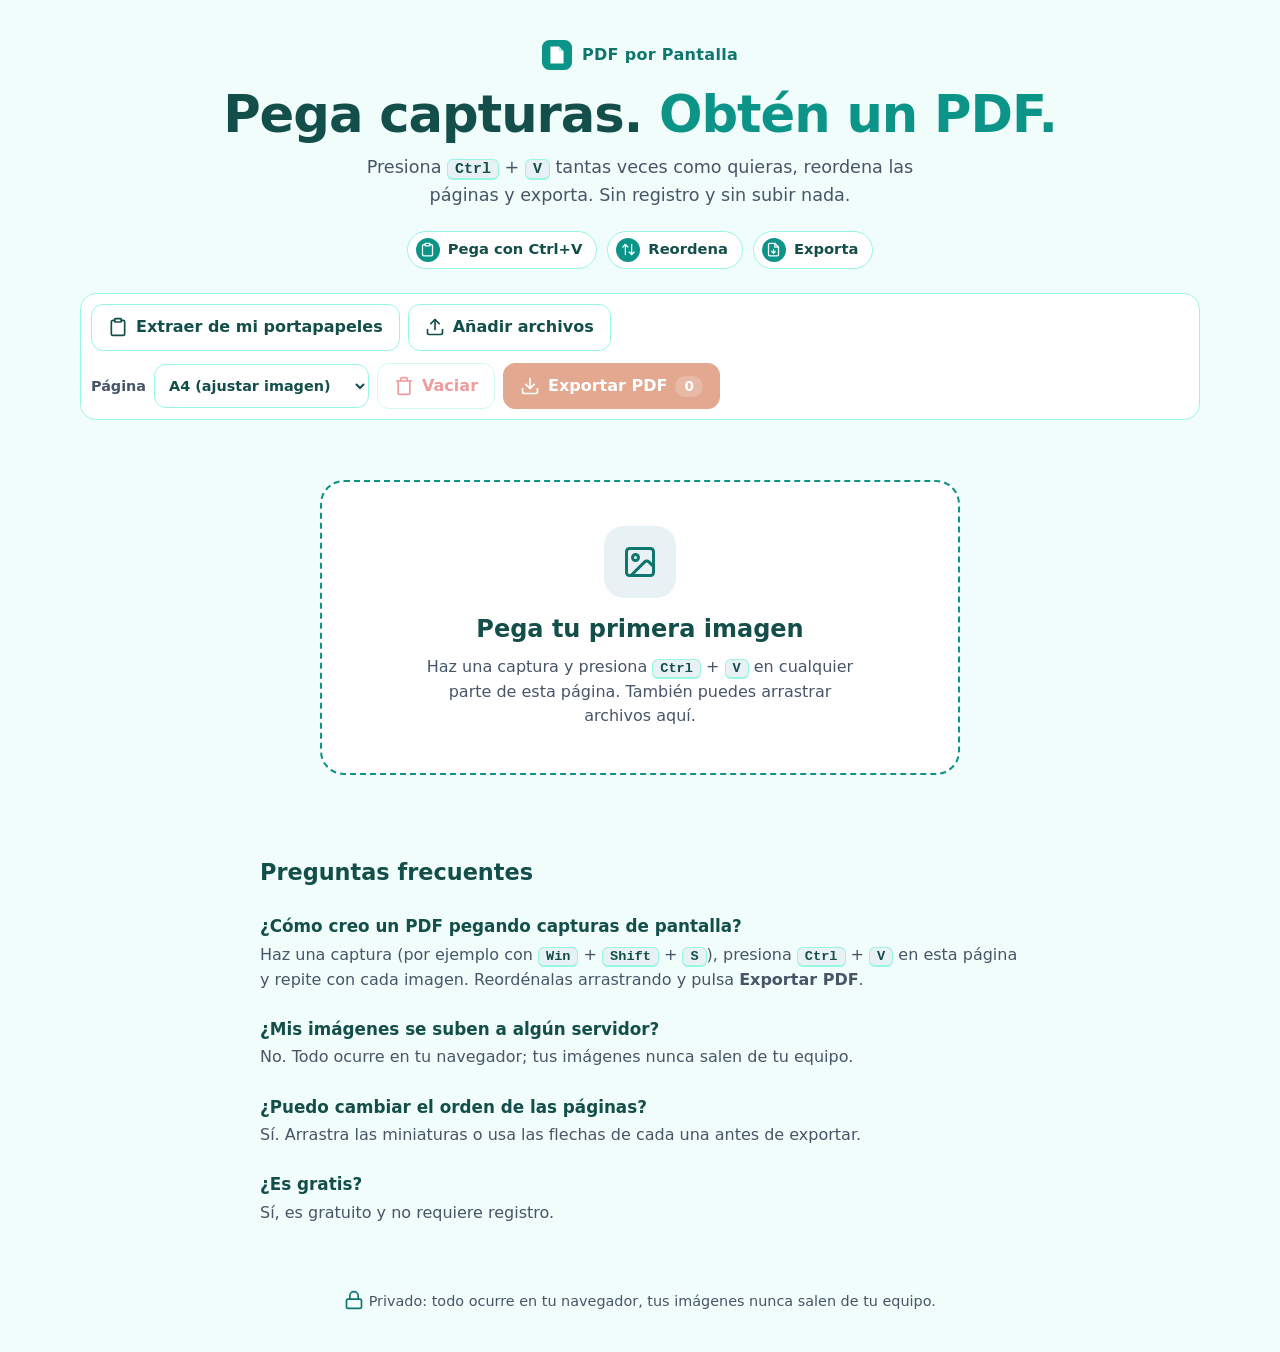
<file: index.html>
<!doctype html>
<html lang="es">
<head>
  <meta charset="utf-8">
  <meta name="viewport" content="width=device-width, initial-scale=1">
  <title>PDF por Pantalla · Crea un PDF pegando imágenes con Ctrl+V</title>
  <meta name="description" content="Pega capturas e imágenes del portapapeles con Ctrl+V, reordénalas y exporta un PDF. Gratis, sin registro y 100% en tu navegador: tus imágenes nunca se suben a ningún servidor.">
  <meta name="keywords" content="crear pdf, imágenes a pdf, pegar capturas pdf, portapapeles, ctrl v, unir imágenes pdf, sin subir archivos">
  <meta name="theme-color" content="#0d9488">
  <meta name="robots" content="index,follow,max-image-preview:large">
  <link rel="canonical" href="https://oscarsinuco1.github.io/paste-pdf/">
  <link rel="alternate" hreflang="es" href="https://oscarsinuco1.github.io/paste-pdf/">
  <link rel="alternate" hreflang="x-default" href="https://oscarsinuco1.github.io/paste-pdf/">
  <meta property="og:type" content="website">
  <meta property="og:site_name" content="PDF por Pantalla">
  <meta property="og:locale" content="es_ES">
  <meta property="og:url" content="https://oscarsinuco1.github.io/paste-pdf/">
  <meta property="og:title" content="PDF por Pantalla · Crea un PDF pegando imágenes con Ctrl+V">
  <meta property="og:description" content="Pega capturas con Ctrl+V, reordena y exporta. Todo en tu navegador, sin subir nada.">
  <meta property="og:image" content="https://oscarsinuco1.github.io/paste-pdf/og.png">
  <meta property="og:image:width" content="1200">
  <meta property="og:image:height" content="630">
  <meta property="og:image:alt" content="PDF por Pantalla: pega capturas y obtén un PDF">
  <meta name="twitter:card" content="summary_large_image">
  <meta name="twitter:title" content="PDF por Pantalla · Imágenes del portapapeles a PDF">
  <meta name="twitter:description" content="Pega con Ctrl+V, reordena y exporta. Gratis y privado.">
  <meta name="twitter:image" content="https://oscarsinuco1.github.io/paste-pdf/og.png">
  <link rel="icon" href="favicon.svg" type="image/svg+xml">
  <link rel="apple-touch-icon" href="icon-192.png">
  <link rel="manifest" href="manifest.webmanifest">
  <link rel="stylesheet" href="style.css">
  <script type="application/ld+json">
  {"@context":"https://schema.org","@graph":[
  {"@type":"WebSite","@id":"https://oscarsinuco1.github.io/paste-pdf/#site","url":"https://oscarsinuco1.github.io/paste-pdf/","name":"PDF por Pantalla","inLanguage":"es"},
  {"@type":"WebApplication","@id":"https://oscarsinuco1.github.io/paste-pdf/#app","url":"https://oscarsinuco1.github.io/paste-pdf/","name":"PDF por Pantalla","applicationCategory":"UtilitiesApplication","operatingSystem":"Any","browserRequirements":"Requires JavaScript","inLanguage":"es","image":"https://oscarsinuco1.github.io/paste-pdf/og.png","offers":{"@type":"Offer","price":"0","priceCurrency":"USD"},"description":"Crea un PDF pegando imágenes del portapapeles con Ctrl+V, reordénalas y expórtalo, todo en el navegador."},
  {"@type":"FAQPage","mainEntity":[
  {"@type":"Question","name":"¿Cómo creo un PDF pegando capturas de pantalla?","acceptedAnswer":{"@type":"Answer","text":"Haz una captura, presiona Ctrl+V en la página y repite con cada imagen. Reordénalas arrastrando y pulsa Exportar PDF."}},
  {"@type":"Question","name":"¿Mis imágenes se suben a algún servidor?","acceptedAnswer":{"@type":"Answer","text":"No. Todo el proceso ocurre en tu navegador; tus imágenes nunca salen de tu equipo."}},
  {"@type":"Question","name":"¿Puedo cambiar el orden de las páginas?","acceptedAnswer":{"@type":"Answer","text":"Sí. Arrastra las miniaturas o usa las flechas de cada una antes de exportar."}},
  {"@type":"Question","name":"¿Es gratis?","acceptedAnswer":{"@type":"Answer","text":"Sí, es gratuito y no requiere registro."}}]}]}
  </script>
</head>
<body>
  <a class="skip" href="#grid">Saltar al contenido</a>
  <header class="hero">
    <div class="brand">
      <svg width="30" height="30" viewBox="0 0 32 32" aria-hidden="true"><rect width="32" height="32" rx="8" fill="#0d9488"/><path d="M9 7h9l5 5v13H9z" fill="#fff"/><path d="M18 7v5h5" fill="#99f6e4"/></svg>
      <span>PDF por Pantalla</span>
    </div>
    <h1>Pega capturas. <em>Obtén un PDF.</em></h1>
    <p>Presiona <kbd>Ctrl</kbd> + <kbd>V</kbd> tantas veces como quieras, reordena las páginas y exporta. Sin registro y sin subir nada.</p>
    <ol class="steps" aria-label="Cómo funciona">
      <li><b><svg class="i" viewBox="0 0 24 24" aria-hidden="true"><rect x="8" y="2" width="8" height="4" rx="1"/><path d="M16 4h2a2 2 0 0 1 2 2v14a2 2 0 0 1-2 2H6a2 2 0 0 1-2-2V6a2 2 0 0 1 2-2h2"/></svg></b> Pega con Ctrl+V</li>
      <li><b><svg class="i" viewBox="0 0 24 24" aria-hidden="true"><path d="m21 16-4 4-4-4"/><path d="M17 20V4"/><path d="m3 8 4-4 4 4"/><path d="M7 4v16"/></svg></b> Reordena</li>
      <li><b><svg class="i" viewBox="0 0 24 24" aria-hidden="true"><path d="M14 2H6a2 2 0 0 0-2 2v16a2 2 0 0 0 2 2h12a2 2 0 0 0 2-2V8z"/><path d="M14 2v6h6"/><path d="M12 18v-6"/><path d="m9 15 3 3 3-3"/></svg></b> Exporta</li>
    </ol>
  </header>

  <main>
    <section class="toolbar" aria-label="Acciones">
      <div class="group">
        <button id="pasteBtn" class="btn">
          <svg class="i" viewBox="0 0 24 24" aria-hidden="true"><rect x="8" y="2" width="8" height="4" rx="1"/><path d="M16 4h2a2 2 0 0 1 2 2v14a2 2 0 0 1-2 2H6a2 2 0 0 1-2-2V6a2 2 0 0 1 2-2h2"/></svg>
          Extraer de mi portapapeles
        </button>
        <label class="btn ghost" for="fileInput">
          <svg class="i" viewBox="0 0 24 24" aria-hidden="true"><path d="M21 15v4a2 2 0 0 1-2 2H5a2 2 0 0 1-2-2v-4"/><path d="m17 8-5-5-5 5"/><path d="M12 3v12"/></svg>
          Añadir archivos
        </label>
        <input id="fileInput" type="file" accept="image/*" multiple hidden>
      </div>
      <div class="group">
        <label class="sel">Página
          <select id="pageMode">
            <option value="a4">A4 (ajustar imagen)</option>
            <option value="fit">Tamaño de la imagen</option>
          </select>
        </label>
        <button id="clearBtn" class="btn ghost danger" disabled>
          <svg class="i" viewBox="0 0 24 24" aria-hidden="true"><path d="M3 6h18"/><path d="M19 6v14a2 2 0 0 1-2 2H7a2 2 0 0 1-2-2V6"/><path d="M8 6V4a2 2 0 0 1 2-2h4a2 2 0 0 1 2 2v2"/></svg>
          Vaciar
        </button>
        <button id="exportBtn" class="btn primary" disabled>
          <svg class="i" viewBox="0 0 24 24" aria-hidden="true"><path d="M21 15v4a2 2 0 0 1-2 2H5a2 2 0 0 1-2-2v-4"/><path d="m7 10 5 5 5-5"/><path d="M12 15V3"/></svg>
          Exportar PDF <span id="count" class="pill">0</span>
        </button>
      </div>
    </section>

    <p id="status" class="status" role="status" aria-live="polite"></p>

    <section id="empty" class="empty">
      <div class="empty-card">
        <div class="ico"><svg class="i" viewBox="0 0 24 24" aria-hidden="true"><rect x="3" y="3" width="18" height="18" rx="2"/><circle cx="9" cy="9" r="2"/><path d="m21 15-3.1-3.1a2 2 0 0 0-2.8 0L6 21"/></svg></div>
        <h2>Pega tu primera imagen</h2>
        <p>Haz una captura y presiona <kbd>Ctrl</kbd> + <kbd>V</kbd> en cualquier parte de esta página. También puedes arrastrar archivos aquí.</p>
      </div>
    </section>

    <ol id="grid" class="grid" aria-label="Páginas del PDF (arrastra para reordenar)"></ol>
    <section class="info" aria-labelledby="faqT">
      <h2 id="faqT">Preguntas frecuentes</h2>
      <h3>¿Cómo creo un PDF pegando capturas de pantalla?</h3>
      <p>Haz una captura (por ejemplo con <kbd>Win</kbd> + <kbd>Shift</kbd> + <kbd>S</kbd>), presiona <kbd>Ctrl</kbd> + <kbd>V</kbd> en esta página y repite con cada imagen. Reordénalas arrastrando y pulsa <strong>Exportar PDF</strong>.</p>
      <h3>¿Mis imágenes se suben a algún servidor?</h3>
      <p>No. Todo ocurre en tu navegador; tus imágenes nunca salen de tu equipo.</p>
      <h3>¿Puedo cambiar el orden de las páginas?</h3>
      <p>Sí. Arrastra las miniaturas o usa las flechas de cada una antes de exportar.</p>
      <h3>¿Es gratis?</h3>
      <p>Sí, es gratuito y no requiere registro.</p>
    </section>
  </main>

  <footer class="foot">
    <svg class="i" viewBox="0 0 24 24" aria-hidden="true"><rect x="3" y="11" width="18" height="11" rx="2"/><path d="M7 11V7a5 5 0 0 1 10 0v4"/></svg>
    Privado: todo ocurre en tu navegador, tus imágenes nunca salen de tu equipo.
  </footer>

  <dialog id="dlg" aria-labelledby="dlgT">
    <form method="dialog" id="dlgForm">
      <h2 id="dlgT">Portapapeles</h2>
      <p id="dlgMsg"></p>
      <label class="sel">¿Cuántas quieres? (las últimas)
        <input id="dlgN" type="number" min="1" value="1" inputmode="numeric">
      </label>
      <div class="group end">
        <button type="button" id="dlgCancel" class="btn ghost">Cancelar</button>
        <button type="submit" class="btn primary">Extraer</button>
      </div>
    </form>
  </dialog>
  <div id="drop" class="dropzone" hidden>Suelta las imágenes para añadirlas</div>
  <script type="module" src="app.js"></script>
</body>
</html>
</file>
<file: style.css>
:root{--bg:#f0fdfa;--card:#fff;--ink:#134e4a;--mute:#475569;--line:#99f6e4;--muted:#e8f1f4;--pri:#0d9488;--pri-d:#0f766e;--on-pri:#fff;--cta:#c2410c;--cta-d:#9a3412;--danger:#dc2626;--r:16px;color-scheme:light dark}
@media (prefers-color-scheme:dark){:root{--bg:#07201f;--card:#0d2f2d;--ink:#e6fffb;--mute:#a7c4c1;--line:#1d5c57;--muted:#0a2624;--pri:#2dd4bf;--pri-d:#5eead4;--on-pri:#042f2e;--cta:#fb923c;--cta-d:#fdba74;--danger:#f87171}}
*{box-sizing:border-box}
html{scroll-behavior:smooth}
body{margin:0;font:16px/1.55 "Plus Jakarta Sans",system-ui,-apple-system,"Segoe UI",Roboto,sans-serif;background:var(--bg);color:var(--ink);min-height:100vh}
svg.i{width:20px;height:20px;flex:none;stroke:currentColor;fill:none;stroke-width:2;stroke-linecap:round;stroke-linejoin:round}
.skip{position:absolute;left:-999px}.skip:focus{left:8px;top:8px;background:var(--card);padding:8px 12px;border-radius:8px;z-index:30}
.hero{max-width:1200px;margin:0 auto;padding:40px clamp(16px,4vw,40px) 24px;text-align:center}
.brand{display:inline-flex;align-items:center;gap:10px;color:var(--pri-d);font-weight:700;margin-bottom:16px}
.brand span{font-size:1rem;letter-spacing:.02em}
.hero h1{font-size:clamp(2rem,5vw,3.2rem);line-height:1.1;margin:0 0 12px;letter-spacing:-.02em;font-weight:800}
.hero h1 em{font-style:normal;color:var(--pri)}
.hero p{margin:0 auto;max-width:560px;color:var(--mute);font-size:1.1rem}
.steps{display:flex;flex-wrap:wrap;justify-content:center;gap:10px;list-style:none;padding:0;margin:22px 0 0}
.steps li{display:flex;align-items:center;gap:8px;background:var(--card);border:1px solid var(--line);border-radius:99px;padding:6px 14px 6px 8px;font-weight:600;font-size:.92rem}
.steps b{display:grid;place-items:center;width:24px;height:24px;border-radius:50%;background:var(--pri);color:var(--on-pri);font-size:.8rem}
kbd{background:var(--muted);border:1px solid var(--line);border-bottom-width:2px;border-radius:6px;padding:1px 7px;font:600 .85em ui-monospace,Consolas,monospace;color:var(--ink)}
main{max-width:1200px;margin:0 auto;padding:0 clamp(16px,4vw,40px) 64px}
.toolbar{position:sticky;top:10px;z-index:5;display:flex;flex-wrap:wrap;gap:12px;justify-content:space-between;align-items:center;padding:10px;background:var(--card);border:1px solid var(--line);border-radius:var(--r)}
.group{display:flex;flex-wrap:wrap;gap:8px;align-items:center}
.btn{font:inherit;font-weight:600;cursor:pointer;border:1px solid var(--line);background:var(--card);color:var(--ink);padding:10px 16px;border-radius:12px;transition:background-color .18s,border-color .18s,color .18s,opacity .18s;display:inline-flex;gap:8px;align-items:center;min-height:44px}
.btn:hover:not(:disabled){background:var(--muted);border-color:var(--pri)}
.btn:disabled{opacity:.45;cursor:not-allowed}
.btn.primary{background:var(--cta);border-color:var(--cta);color:#fff}
.btn.primary:hover:not(:disabled){background:var(--cta-d);border-color:var(--cta-d)}
@media (prefers-color-scheme:dark){.btn.primary{color:#431407}}
.btn.ghost{background:transparent}.btn.danger{color:var(--danger)}
.pill{background:#ffffff33;border-radius:99px;padding:0 9px;font-size:.85em;min-width:24px;text-align:center}
.sel{display:flex;align-items:center;gap:8px;color:var(--mute);font-size:.9rem;font-weight:600}
select{font:inherit;padding:9px 10px;border-radius:12px;border:1px solid var(--line);background:var(--card);color:var(--ink);min-height:44px;cursor:pointer}
:focus-visible{outline:3px solid var(--pri);outline-offset:2px}
.status{min-height:1.5em;margin:14px 4px;color:var(--mute);font-weight:500}
.empty{display:grid;place-items:center;padding:8px 0 24px}
.empty-card{width:100%;max-width:640px;text-align:center;padding:44px 28px;border:2px dashed var(--pri);border-radius:24px;background:var(--card)}
.empty-card .ico{display:inline-grid;place-items:center;width:72px;height:72px;border-radius:20px;background:var(--muted);color:var(--pri-d);margin-bottom:8px}
.empty-card .ico svg{width:36px;height:36px}
.empty-card h2{margin:.2em 0;font-size:1.5rem}.empty-card p{color:var(--mute);margin:.4em auto 0;max-width:440px}
.grid{list-style:none;margin:0;padding:0;display:grid;grid-template-columns:repeat(auto-fill,minmax(190px,1fr));gap:16px}
.item{position:relative;background:var(--card);border:1px solid var(--line);border-radius:var(--r);padding:10px;cursor:grab;transition:border-color .18s,opacity .18s;display:flex;flex-direction:column;gap:10px}
.item:hover{border-color:var(--pri)}
.item.dragging{opacity:.35}.item.over{outline:3px dashed var(--cta);outline-offset:2px}
.item.pop{animation:pop .25s ease-out}
@keyframes pop{from{transform:scale(.94);opacity:0}}
.thumb{aspect-ratio:3/4;background:repeating-conic-gradient(var(--muted) 0 25%,transparent 0 50%) 0 0/16px 16px;border-radius:10px;display:grid;place-items:center;overflow:hidden}
.item img{max-width:100%;max-height:100%;object-fit:contain;-webkit-user-drag:none;user-select:none}
.num{position:absolute;top:6px;left:6px;background:var(--pri);color:var(--on-pri);font-weight:700;font-size:.8rem;border-radius:99px;min-width:26px;height:26px;display:grid;place-items:center;padding:0 6px}
.acts{display:flex;gap:6px}
.acts button{flex:1;display:grid;place-items:center;cursor:pointer;border:1px solid var(--line);background:transparent;color:var(--ink);border-radius:10px;min-height:40px;transition:background-color .18s}
.acts button:hover:not(:disabled){background:var(--muted)}.acts button:disabled{opacity:.35;cursor:default}
.acts .del{color:var(--danger)}
.foot{max-width:1200px;margin:0 auto;padding:0 clamp(16px,4vw,40px) 40px;text-align:center;color:var(--mute);font-size:.9rem}
.foot svg{vertical-align:-4px;color:var(--pri-d)}
.dropzone{position:fixed;inset:0;z-index:20;display:grid;place-items:center;background:#0d9488e6;color:#fff;font-size:1.6rem;font-weight:700;pointer-events:none}
[hidden]{display:none!important}
@media (prefers-reduced-motion:reduce){*{transition:none!important;animation:none!important;scroll-behavior:auto!important}}
dialog{border:1px solid var(--line);border-radius:var(--r);background:var(--card);color:var(--ink);padding:24px;max-width:380px;width:calc(100% - 32px)}dialog::backdrop{background:#042f2e99}dialog h2{margin:0 0 8px}dialog p{color:var(--mute)}dialog input{font:inherit;width:90px;padding:9px;border-radius:12px;border:1px solid var(--line);background:var(--card);color:var(--ink);min-height:44px}dialog .sel{justify-content:space-between;margin:12px 0 18px}.group.end{justify-content:flex-end}
.info{max-width:760px;margin:56px auto 0}.info h2{font-size:1.4rem}.info h3{font-size:1.05rem;margin:1.4em 0 .2em}.info p{margin:0;color:var(--mute)}
.steps b svg{width:15px;height:15px}
.grip{position:absolute;top:6px;right:6px;width:26px;height:26px;display:grid;place-items:center;background:var(--card);border:1px solid var(--line);border-radius:8px;color:var(--mute);z-index:1;cursor:grab}.grip svg{width:16px;height:16px;stroke-width:3}
</file>
<file: public/style.css>
:root{--bg:#f0fdfa;--card:#fff;--ink:#134e4a;--mute:#475569;--line:#99f6e4;--muted:#e8f1f4;--pri:#0d9488;--pri-d:#0f766e;--on-pri:#fff;--cta:#c2410c;--cta-d:#9a3412;--danger:#dc2626;--r:16px;color-scheme:light dark}
@media (prefers-color-scheme:dark){:root{--bg:#07201f;--card:#0d2f2d;--ink:#e6fffb;--mute:#a7c4c1;--line:#1d5c57;--muted:#0a2624;--pri:#2dd4bf;--pri-d:#5eead4;--on-pri:#042f2e;--cta:#fb923c;--cta-d:#fdba74;--danger:#f87171}}
*{box-sizing:border-box}
html{scroll-behavior:smooth}
body{margin:0;font:16px/1.55 "Plus Jakarta Sans",system-ui,-apple-system,"Segoe UI",Roboto,sans-serif;background:var(--bg);color:var(--ink);min-height:100vh}
svg.i{width:20px;height:20px;flex:none;stroke:currentColor;fill:none;stroke-width:2;stroke-linecap:round;stroke-linejoin:round}
.skip{position:absolute;left:-999px}.skip:focus{left:8px;top:8px;background:var(--card);padding:8px 12px;border-radius:8px;z-index:30}
.hero{max-width:1200px;margin:0 auto;padding:40px clamp(16px,4vw,40px) 24px;text-align:center}
.brand{display:inline-flex;align-items:center;gap:10px;color:var(--pri-d);font-weight:700;margin-bottom:16px}
.brand span{font-size:1rem;letter-spacing:.02em}
.hero h1{font-size:clamp(2rem,5vw,3.2rem);line-height:1.1;margin:0 0 12px;letter-spacing:-.02em;font-weight:800}
.hero h1 em{font-style:normal;color:var(--pri)}
.hero p{margin:0 auto;max-width:560px;color:var(--mute);font-size:1.1rem}
.steps{display:flex;flex-wrap:wrap;justify-content:center;gap:10px;list-style:none;padding:0;margin:22px 0 0}
.steps li{display:flex;align-items:center;gap:8px;background:var(--card);border:1px solid var(--line);border-radius:99px;padding:6px 14px 6px 8px;font-weight:600;font-size:.92rem}
.steps b{display:grid;place-items:center;width:24px;height:24px;border-radius:50%;background:var(--pri);color:var(--on-pri);font-size:.8rem}
kbd{background:var(--muted);border:1px solid var(--line);border-bottom-width:2px;border-radius:6px;padding:1px 7px;font:600 .85em ui-monospace,Consolas,monospace;color:var(--ink)}
main{max-width:1200px;margin:0 auto;padding:0 clamp(16px,4vw,40px) 64px}
.toolbar{position:sticky;top:10px;z-index:5;display:flex;flex-wrap:wrap;gap:12px;justify-content:space-between;align-items:center;padding:10px;background:var(--card);border:1px solid var(--line);border-radius:var(--r)}
.group{display:flex;flex-wrap:wrap;gap:8px;align-items:center}
.btn{font:inherit;font-weight:600;cursor:pointer;border:1px solid var(--line);background:var(--card);color:var(--ink);padding:10px 16px;border-radius:12px;transition:background-color .18s,border-color .18s,color .18s,opacity .18s;display:inline-flex;gap:8px;align-items:center;min-height:44px}
.btn:hover:not(:disabled){background:var(--muted);border-color:var(--pri)}
.btn:disabled{opacity:.45;cursor:not-allowed}
.btn.primary{background:var(--cta);border-color:var(--cta);color:#fff}
.btn.primary:hover:not(:disabled){background:var(--cta-d);border-color:var(--cta-d)}
@media (prefers-color-scheme:dark){.btn.primary{color:#431407}}
.btn.ghost{background:transparent}.btn.danger{color:var(--danger)}
.pill{background:#ffffff33;border-radius:99px;padding:0 9px;font-size:.85em;min-width:24px;text-align:center}
.sel{display:flex;align-items:center;gap:8px;color:var(--mute);font-size:.9rem;font-weight:600}
select{font:inherit;padding:9px 10px;border-radius:12px;border:1px solid var(--line);background:var(--card);color:var(--ink);min-height:44px;cursor:pointer}
:focus-visible{outline:3px solid var(--pri);outline-offset:2px}
.status{min-height:1.5em;margin:14px 4px;color:var(--mute);font-weight:500}
.empty{display:grid;place-items:center;padding:8px 0 24px}
.empty-card{width:100%;max-width:640px;text-align:center;padding:44px 28px;border:2px dashed var(--pri);border-radius:24px;background:var(--card)}
.empty-card .ico{display:inline-grid;place-items:center;width:72px;height:72px;border-radius:20px;background:var(--muted);color:var(--pri-d);margin-bottom:8px}
.empty-card .ico svg{width:36px;height:36px}
.empty-card h2{margin:.2em 0;font-size:1.5rem}.empty-card p{color:var(--mute);margin:.4em auto 0;max-width:440px}
.grid{list-style:none;margin:0;padding:0;display:grid;grid-template-columns:repeat(auto-fill,minmax(190px,1fr));gap:16px}
.item{position:relative;background:var(--card);border:1px solid var(--line);border-radius:var(--r);padding:10px;cursor:grab;transition:border-color .18s,opacity .18s;display:flex;flex-direction:column;gap:10px}
.item:hover{border-color:var(--pri)}
.item.dragging{opacity:.35}.item.over{outline:3px dashed var(--cta);outline-offset:2px}
.item.pop{animation:pop .25s ease-out}
@keyframes pop{from{transform:scale(.94);opacity:0}}
.thumb{aspect-ratio:3/4;background:repeating-conic-gradient(var(--muted) 0 25%,transparent 0 50%) 0 0/16px 16px;border-radius:10px;display:grid;place-items:center;overflow:hidden}
.item img{max-width:100%;max-height:100%;object-fit:contain;-webkit-user-drag:none;user-select:none}
.num{position:absolute;top:6px;left:6px;background:var(--pri);color:var(--on-pri);font-weight:700;font-size:.8rem;border-radius:99px;min-width:26px;height:26px;display:grid;place-items:center;padding:0 6px}
.acts{display:flex;gap:6px}
.acts button{flex:1;display:grid;place-items:center;cursor:pointer;border:1px solid var(--line);background:transparent;color:var(--ink);border-radius:10px;min-height:40px;transition:background-color .18s}
.acts button:hover:not(:disabled){background:var(--muted)}.acts button:disabled{opacity:.35;cursor:default}
.acts .del{color:var(--danger)}
.foot{max-width:1200px;margin:0 auto;padding:0 clamp(16px,4vw,40px) 40px;text-align:center;color:var(--mute);font-size:.9rem}
.foot svg{vertical-align:-4px;color:var(--pri-d)}
.dropzone{position:fixed;inset:0;z-index:20;display:grid;place-items:center;background:#0d9488e6;color:#fff;font-size:1.6rem;font-weight:700;pointer-events:none}
[hidden]{display:none!important}
@media (prefers-reduced-motion:reduce){*{transition:none!important;animation:none!important;scroll-behavior:auto!important}}
dialog{border:1px solid var(--line);border-radius:var(--r);background:var(--card);color:var(--ink);padding:24px;max-width:380px;width:calc(100% - 32px)}dialog::backdrop{background:#042f2e99}dialog h2{margin:0 0 8px}dialog p{color:var(--mute)}dialog input{font:inherit;width:90px;padding:9px;border-radius:12px;border:1px solid var(--line);background:var(--card);color:var(--ink);min-height:44px}dialog .sel{justify-content:space-between;margin:12px 0 18px}.group.end{justify-content:flex-end}
.info{max-width:760px;margin:56px auto 0}.info h2{font-size:1.4rem}.info h3{font-size:1.05rem;margin:1.4em 0 .2em}.info p{margin:0;color:var(--mute)}
.steps b svg{width:15px;height:15px}
.grip{position:absolute;top:6px;right:6px;width:26px;height:26px;display:grid;place-items:center;background:var(--card);border:1px solid var(--line);border-radius:8px;color:var(--mute);z-index:1;cursor:grab}.grip svg{width:16px;height:16px;stroke-width:3}
</file>
